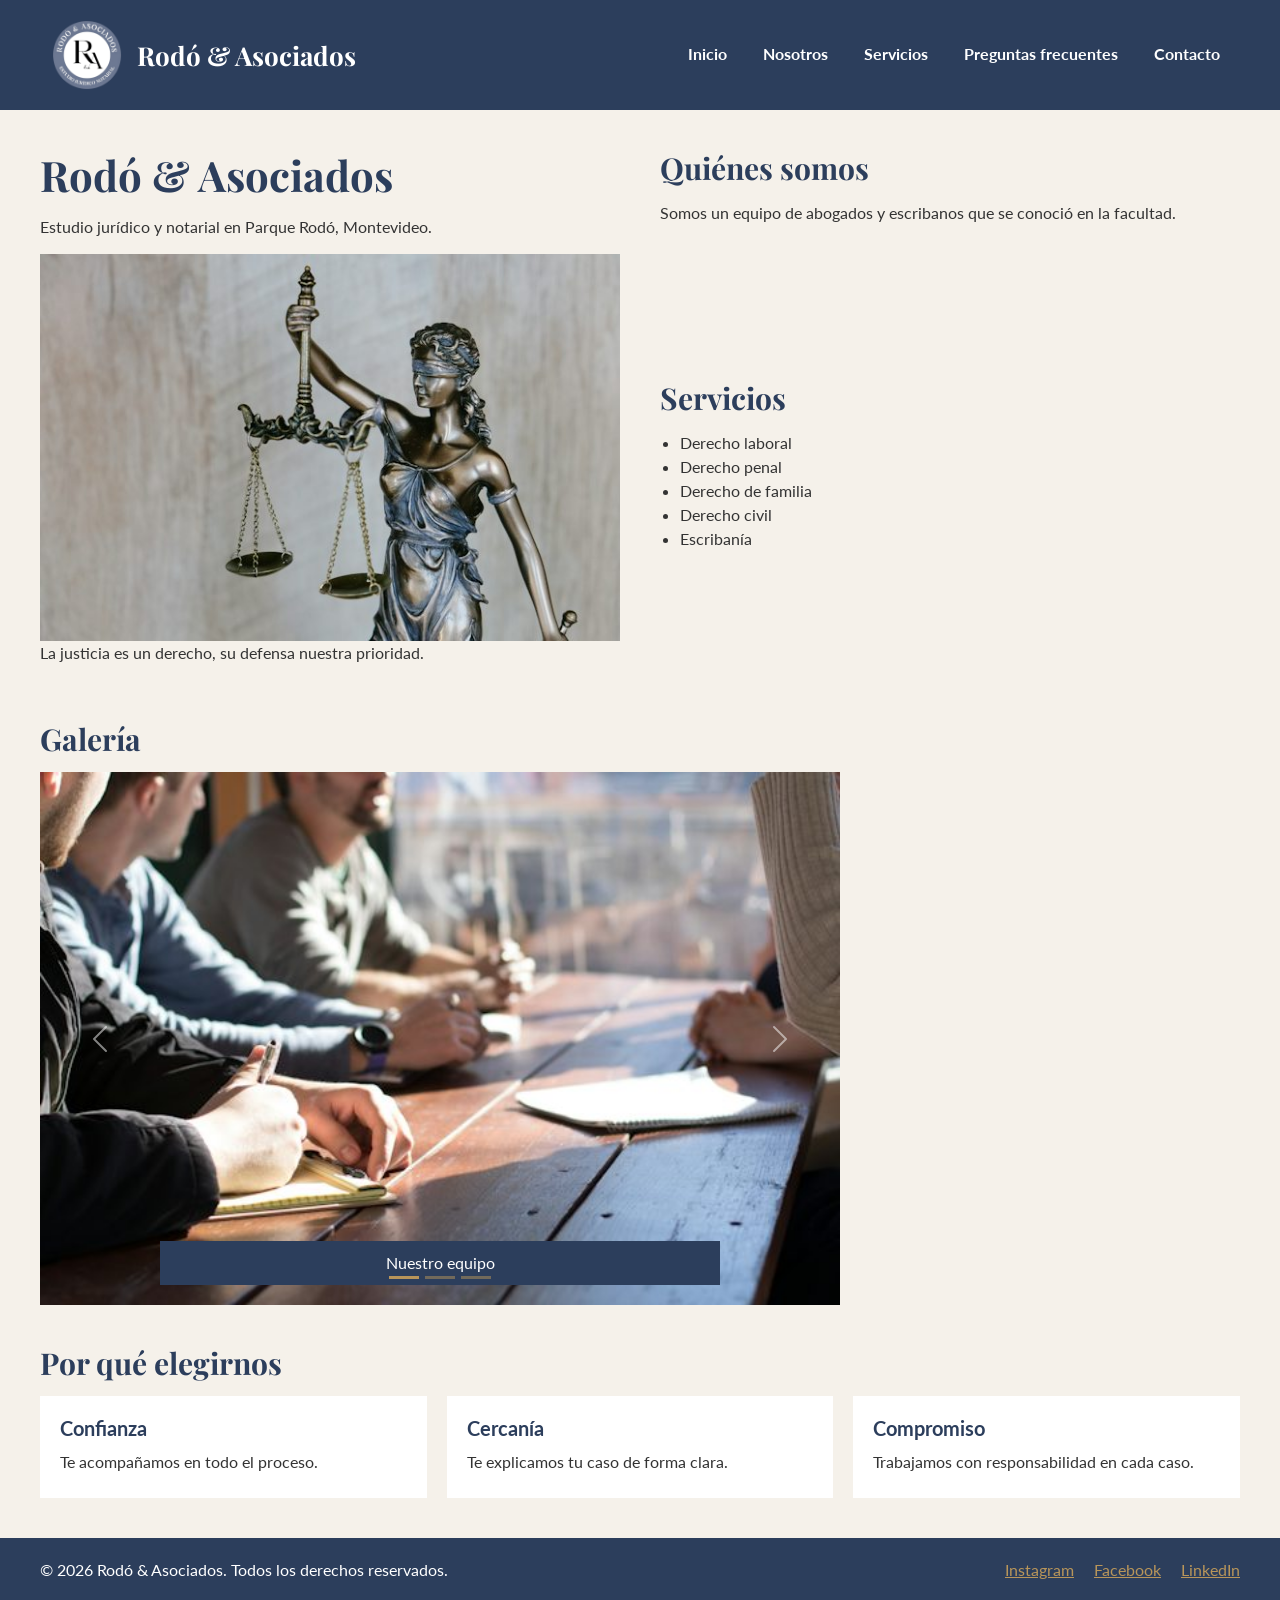
<file: index.html>
<!DOCTYPE html>
<html lang="es">
<head>
    <meta charset="UTF-8">
    <meta name="viewport" content="width=device-width, initial-scale=1.0">
    <title>Rodó & Asociados</title>
    <link href="https://cdn.jsdelivr.net/npm/bootstrap@5.3.3/dist/css/bootstrap.min.css" rel="stylesheet">
    <link rel="preconnect" href="https://fonts.googleapis.com">
    <link rel="preconnect" href="https://fonts.gstatic.com" crossorigin>
    <link href="https://fonts.googleapis.com/css2?family=Lato:wght@400;700&family=Playfair+Display:wght@700&display=swap" rel="stylesheet">
    <link rel="stylesheet" href="styles/styles.css">
</head>
<body class="pagina">
    <header>
        <nav class="navbar navbar-expand-lg navbar-dark barra">
            <div class="container-fluid">
                <a class="navbar-brand marca-contenedor" href="index.html">
                    <img src="images/logo.png" alt="Logo del estudio" class="logo">
                    <span class="marca">Rodó & Asociados</span>
                </a>
                <button class="navbar-toggler" type="button" data-bs-toggle="collapse" data-bs-target="#menuPrincipal" aria-controls="menuPrincipal" aria-expanded="false" aria-label="Abrir menú">
                    <span class="navbar-toggler-icon"></span>
                </button>
                <div class="collapse navbar-collapse" id="menuPrincipal">
                    <ul class="navbar-nav ms-auto menu">
                        <li class="nav-item"><a class="nav-link menu-link" href="index.html">Inicio</a></li>
                        <li class="nav-item"><a class="nav-link menu-link" href="pages/sobre-mi.html">Nosotros</a></li>
                        <li class="nav-item"><a class="nav-link menu-link" href="pages/servicios.html">Servicios</a></li>
                        <li class="nav-item"><a class="nav-link menu-link" href="pages/proyectos.html">Preguntas frecuentes</a></li>
                        <li class="nav-item"><a class="nav-link menu-link" href="pages/contacto.html">Contacto</a></li>
                    </ul>
                </div>
            </div>
        </nav>
    </header>

    <main class="contenido grilla-inicio">
        <section class="seccion presentacion">
            <h1 class="titulo">Rodó & Asociados</h1>
            <p class="texto">Estudio jurídico y notarial en Parque Rodó, Montevideo.</p>
            <figure>
                <img src="images/balanza.jpg" alt="Estatua de la justicia con su balanza" class="foto">
                <figcaption>La justicia es un derecho, su defensa nuestra prioridad.</figcaption>
            </figure>
        </section>

        <section class="seccion quienes">
            <h2 class="titulo-seccion">Quiénes somos</h2>
            <p class="texto">Somos un equipo de abogados y escribanos que se conoció en la facultad.</p>
        </section>

        <section class="seccion servicios">
            <h2 class="titulo-seccion">Servicios</h2>
            <ul class="lista">
                <li>Derecho laboral</li>
                <li>Derecho penal</li>
                <li>Derecho de familia</li>
                <li>Derecho civil</li>
                <li>Escribanía</li>
            </ul>
        </section>

        <section class="seccion galeria">
            <h2 class="titulo-seccion">Galería</h2>
            <div id="carruselGaleria" class="carousel slide carrusel" data-bs-ride="carousel">
                <div class="carousel-indicators">
                    <button type="button" data-bs-target="#carruselGaleria" data-bs-slide-to="0" class="active" aria-current="true" aria-label="Foto 1"></button>
                    <button type="button" data-bs-target="#carruselGaleria" data-bs-slide-to="1" aria-label="Foto 2"></button>
                    <button type="button" data-bs-target="#carruselGaleria" data-bs-slide-to="2" aria-label="Foto 3"></button>
                </div>
                <div class="carousel-inner">
                    <div class="carousel-item active">
                        <img src="images/equipo.jpg" class="d-block w-100" alt="Reunión del equipo del estudio">
                        <div class="carousel-caption leyenda">
                            <p>Nuestro equipo</p>
                        </div>
                    </div>
                    <div class="carousel-item">
                        <img src="images/documentos.jpg" class="d-block w-100" alt="Abogado firmando documentos">
                        <div class="carousel-caption leyenda">
                            <p>Asesoramiento en cada trámite</p>
                        </div>
                    </div>
                    <div class="carousel-item">
                        <img src="images/oficina.jpg" class="d-block w-100" alt="Recepción de la oficina">
                        <div class="carousel-caption leyenda">
                            <p>Nuestra oficina en Parque Rodó</p>
                        </div>
                    </div>
                </div>
                <button class="carousel-control-prev" type="button" data-bs-target="#carruselGaleria" data-bs-slide="prev">
                    <span class="carousel-control-prev-icon" aria-hidden="true"></span>
                    <span class="visually-hidden">Anterior</span>
                </button>
                <button class="carousel-control-next" type="button" data-bs-target="#carruselGaleria" data-bs-slide="next">
                    <span class="carousel-control-next-icon" aria-hidden="true"></span>
                    <span class="visually-hidden">Siguiente</span>
                </button>
            </div>
        </section>

        <section class="seccion elegir">
            <h2 class="titulo-seccion">Por qué elegirnos</h2>
            <div class="tarjetas">
                <article class="tarjeta">
                    <h3 class="subtitulo">Confianza</h3>
                    <p class="texto">Te acompañamos en todo el proceso.</p>
                </article>
                <article class="tarjeta">
                    <h3 class="subtitulo">Cercanía</h3>
                    <p class="texto">Te explicamos tu caso de forma clara.</p>
                </article>
                <article class="tarjeta">
                    <h3 class="subtitulo">Compromiso</h3>
                    <p class="texto">Trabajamos con responsabilidad en cada caso.</p>
                </article>
            </div>
        </section>
    </main>

    <footer class="pie">
        <p class="pie-texto">© 2026 Rodó & Asociados. Todos los derechos reservados.</p>
        <ul class="redes">
            <li><a class="redes-link" href="https://www.instagram.com/">Instagram</a></li>
            <li><a class="redes-link" href="https://www.facebook.com/">Facebook</a></li>
            <li><a class="redes-link" href="https://www.linkedin.com/">LinkedIn</a></li>
        </ul>
    </footer>
    <script src="https://cdn.jsdelivr.net/npm/bootstrap@5.3.3/dist/js/bootstrap.bundle.min.js"></script>
</body>
</html>
</file>
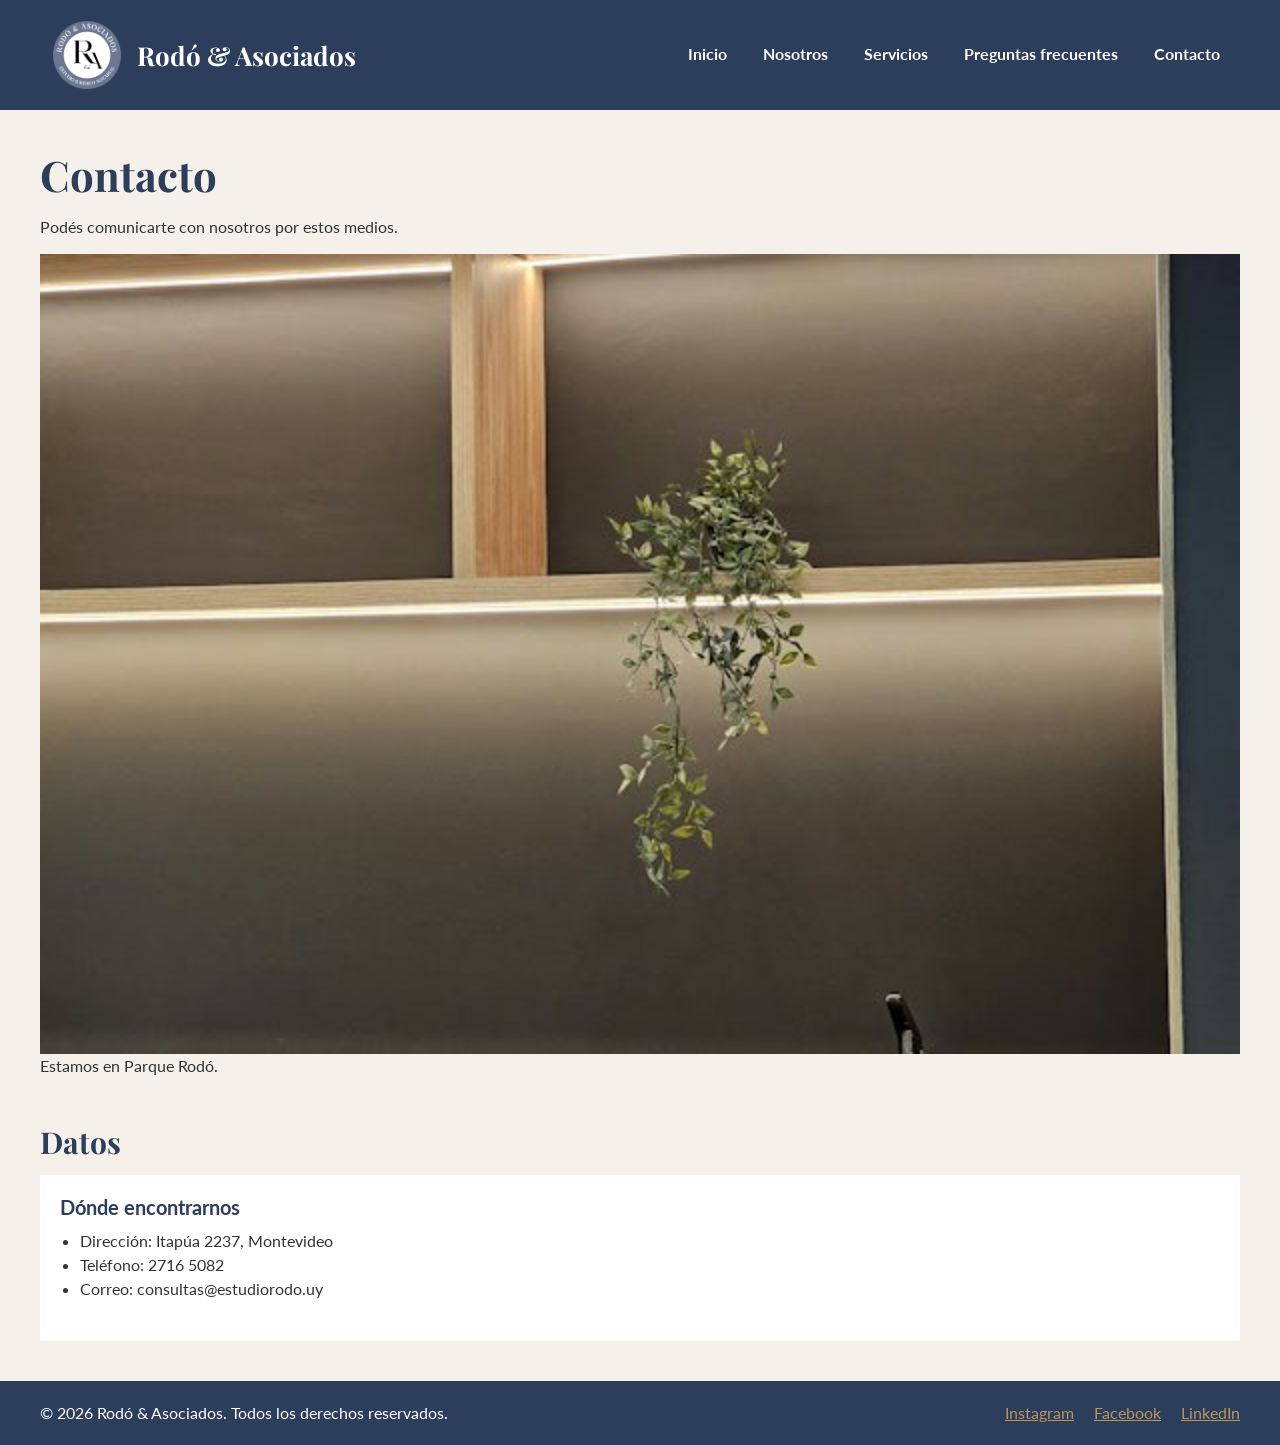
<file: pages/contacto.html>
<!DOCTYPE html>
<html lang="es">
<head>
    <meta charset="UTF-8">
    <meta name="viewport" content="width=device-width, initial-scale=1.0">
    <title>Contacto</title>
    <link href="https://cdn.jsdelivr.net/npm/bootstrap@5.3.3/dist/css/bootstrap.min.css" rel="stylesheet">
    <link rel="preconnect" href="https://fonts.googleapis.com">
    <link rel="preconnect" href="https://fonts.gstatic.com" crossorigin>
    <link href="https://fonts.googleapis.com/css2?family=Lato:wght@400;700&family=Playfair+Display:wght@700&display=swap" rel="stylesheet">
    <link rel="stylesheet" href="../styles/styles.css">
</head>
<body class="pagina">
    <header>
        <nav class="navbar navbar-expand-lg navbar-dark barra">
            <div class="container-fluid">
                <a class="navbar-brand marca-contenedor" href="../index.html">
                    <img src="../images/logo.png" alt="Logo del estudio" class="logo">
                    <span class="marca">Rodó & Asociados</span>
                </a>
                <button class="navbar-toggler" type="button" data-bs-toggle="collapse" data-bs-target="#menuPrincipal" aria-controls="menuPrincipal" aria-expanded="false" aria-label="Abrir menú">
                    <span class="navbar-toggler-icon"></span>
                </button>
                <div class="collapse navbar-collapse" id="menuPrincipal">
                    <ul class="navbar-nav ms-auto menu">
                        <li class="nav-item"><a class="nav-link menu-link" href="../index.html">Inicio</a></li>
                        <li class="nav-item"><a class="nav-link menu-link" href="sobre-mi.html">Nosotros</a></li>
                        <li class="nav-item"><a class="nav-link menu-link" href="servicios.html">Servicios</a></li>
                        <li class="nav-item"><a class="nav-link menu-link" href="proyectos.html">Preguntas frecuentes</a></li>
                        <li class="nav-item"><a class="nav-link menu-link" href="contacto.html">Contacto</a></li>
                    </ul>
                </div>
            </div>
        </nav>
    </header>

    <main class="contenido">
        <section class="seccion">
            <h1 class="titulo">Contacto</h1>
            <p class="texto">Podés comunicarte con nosotros por estos medios.</p>
            <figure>
                <img src="../images/oficina.jpg" alt="Recepción de la oficina" class="foto">
                <figcaption>Estamos en Parque Rodó.</figcaption>
            </figure>
        </section>

        <section class="seccion">
            <h2 class="titulo-seccion">Datos</h2>
            <article class="tarjeta">
                <h3 class="subtitulo">Dónde encontrarnos</h3>
                <ul class="lista">
                    <li>Dirección: Itapúa 2237, Montevideo</li>
                    <li>Teléfono: 2716 5082</li>
                    <li>Correo: consultas@estudiorodo.uy</li>
                </ul>
            </article>
        </section>
    </main>

    <footer class="pie">
        <p class="pie-texto">© 2026 Rodó & Asociados. Todos los derechos reservados.</p>
        <ul class="redes">
            <li><a class="redes-link" href="https://www.instagram.com/">Instagram</a></li>
            <li><a class="redes-link" href="https://www.facebook.com/">Facebook</a></li>
            <li><a class="redes-link" href="https://www.linkedin.com/">LinkedIn</a></li>
        </ul>
    </footer>
    <script src="https://cdn.jsdelivr.net/npm/bootstrap@5.3.3/dist/js/bootstrap.bundle.min.js"></script>
</body>
</html>
</file>
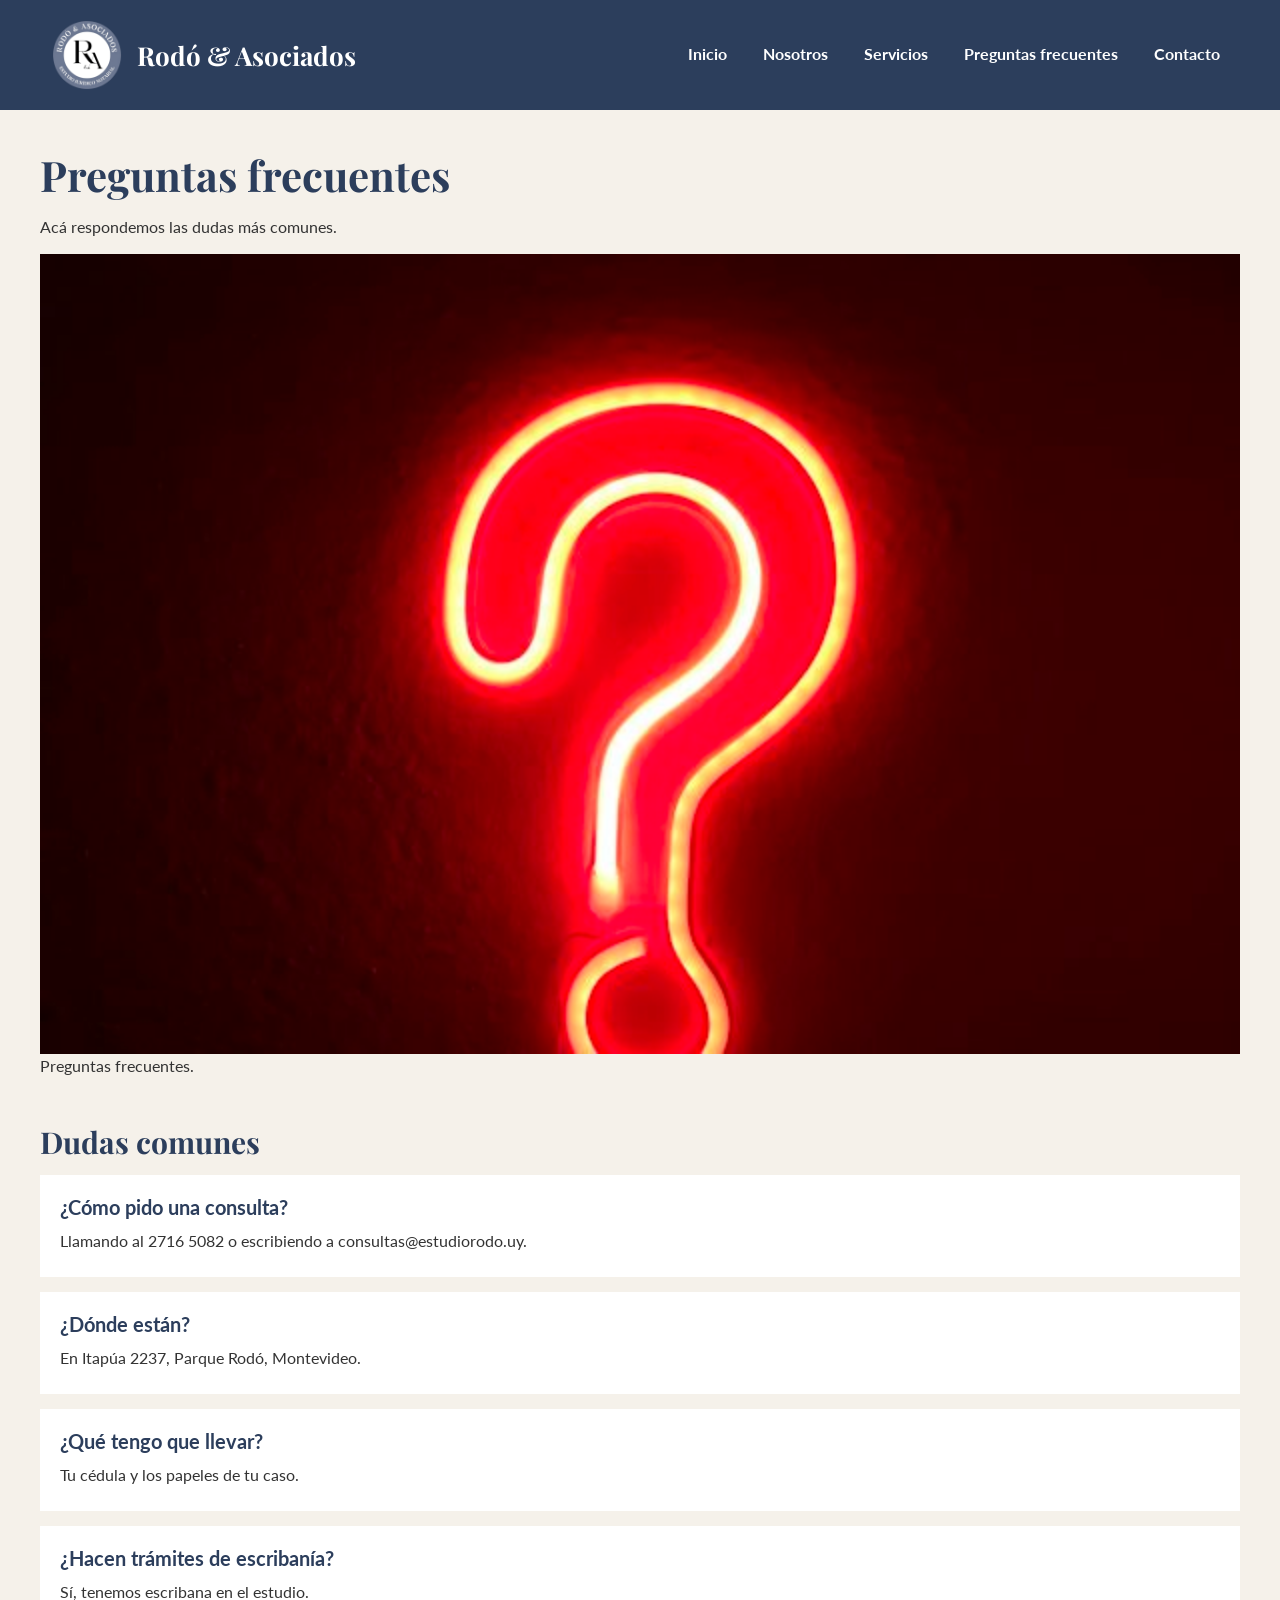
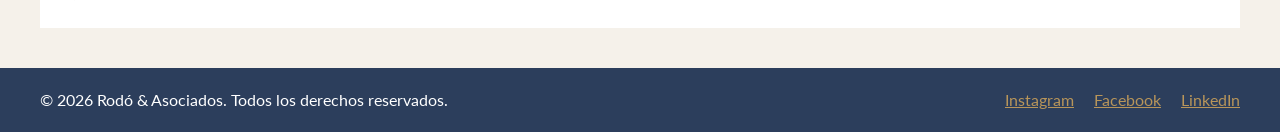
<file: pages/proyectos.html>
<!DOCTYPE html>
<html lang="es">
<head>
    <meta charset="UTF-8">
    <meta name="viewport" content="width=device-width, initial-scale=1.0">
    <title>Preguntas frecuentes</title>
    <link href="https://cdn.jsdelivr.net/npm/bootstrap@5.3.3/dist/css/bootstrap.min.css" rel="stylesheet">
    <link rel="preconnect" href="https://fonts.googleapis.com">
    <link rel="preconnect" href="https://fonts.gstatic.com" crossorigin>
    <link href="https://fonts.googleapis.com/css2?family=Lato:wght@400;700&family=Playfair+Display:wght@700&display=swap" rel="stylesheet">
    <link rel="stylesheet" href="../styles/styles.css">
</head>
<body class="pagina">
    <header>
        <nav class="navbar navbar-expand-lg navbar-dark barra">
            <div class="container-fluid">
                <a class="navbar-brand marca-contenedor" href="../index.html">
                    <img src="../images/logo.png" alt="Logo del estudio" class="logo">
                    <span class="marca">Rodó & Asociados</span>
                </a>
                <button class="navbar-toggler" type="button" data-bs-toggle="collapse" data-bs-target="#menuPrincipal" aria-controls="menuPrincipal" aria-expanded="false" aria-label="Abrir menú">
                    <span class="navbar-toggler-icon"></span>
                </button>
                <div class="collapse navbar-collapse" id="menuPrincipal">
                    <ul class="navbar-nav ms-auto menu">
                        <li class="nav-item"><a class="nav-link menu-link" href="../index.html">Inicio</a></li>
                        <li class="nav-item"><a class="nav-link menu-link" href="sobre-mi.html">Nosotros</a></li>
                        <li class="nav-item"><a class="nav-link menu-link" href="servicios.html">Servicios</a></li>
                        <li class="nav-item"><a class="nav-link menu-link" href="proyectos.html">Preguntas frecuentes</a></li>
                        <li class="nav-item"><a class="nav-link menu-link" href="contacto.html">Contacto</a></li>
                    </ul>
                </div>
            </div>
        </nav>
    </header>

    <main class="contenido">
        <section class="seccion">
            <h1 class="titulo">Preguntas frecuentes</h1>
            <p class="texto">Acá respondemos las dudas más comunes.</p>
            <figure>
                <img src="../images/preguntas.jpg" alt="Signo de pregunta" class="foto">
                <figcaption>Preguntas frecuentes.</figcaption>
            </figure>
        </section>

        <section class="seccion">
            <h2 class="titulo-seccion">Dudas comunes</h2>
            <article class="tarjeta">
                <h3 class="subtitulo">¿Cómo pido una consulta?</h3>
                <p class="texto">Llamando al 2716 5082 o escribiendo a consultas@estudiorodo.uy.</p>
            </article>
            <article class="tarjeta">
                <h3 class="subtitulo">¿Dónde están?</h3>
                <p class="texto">En Itapúa 2237, Parque Rodó, Montevideo.</p>
            </article>
            <article class="tarjeta">
                <h3 class="subtitulo">¿Qué tengo que llevar?</h3>
                <p class="texto">Tu cédula y los papeles de tu caso.</p>
            </article>
            <article class="tarjeta">
                <h3 class="subtitulo">¿Hacen trámites de escribanía?</h3>
                <p class="texto">Sí, tenemos escribana en el estudio.</p>
            </article>
        </section>
    </main>

    <footer class="pie">
        <p class="pie-texto">© 2026 Rodó & Asociados. Todos los derechos reservados.</p>
        <ul class="redes">
            <li><a class="redes-link" href="https://www.instagram.com/">Instagram</a></li>
            <li><a class="redes-link" href="https://www.facebook.com/">Facebook</a></li>
            <li><a class="redes-link" href="https://www.linkedin.com/">LinkedIn</a></li>
        </ul>
    </footer>
    <script src="https://cdn.jsdelivr.net/npm/bootstrap@5.3.3/dist/js/bootstrap.bundle.min.js"></script>
</body>
</html>
</file>
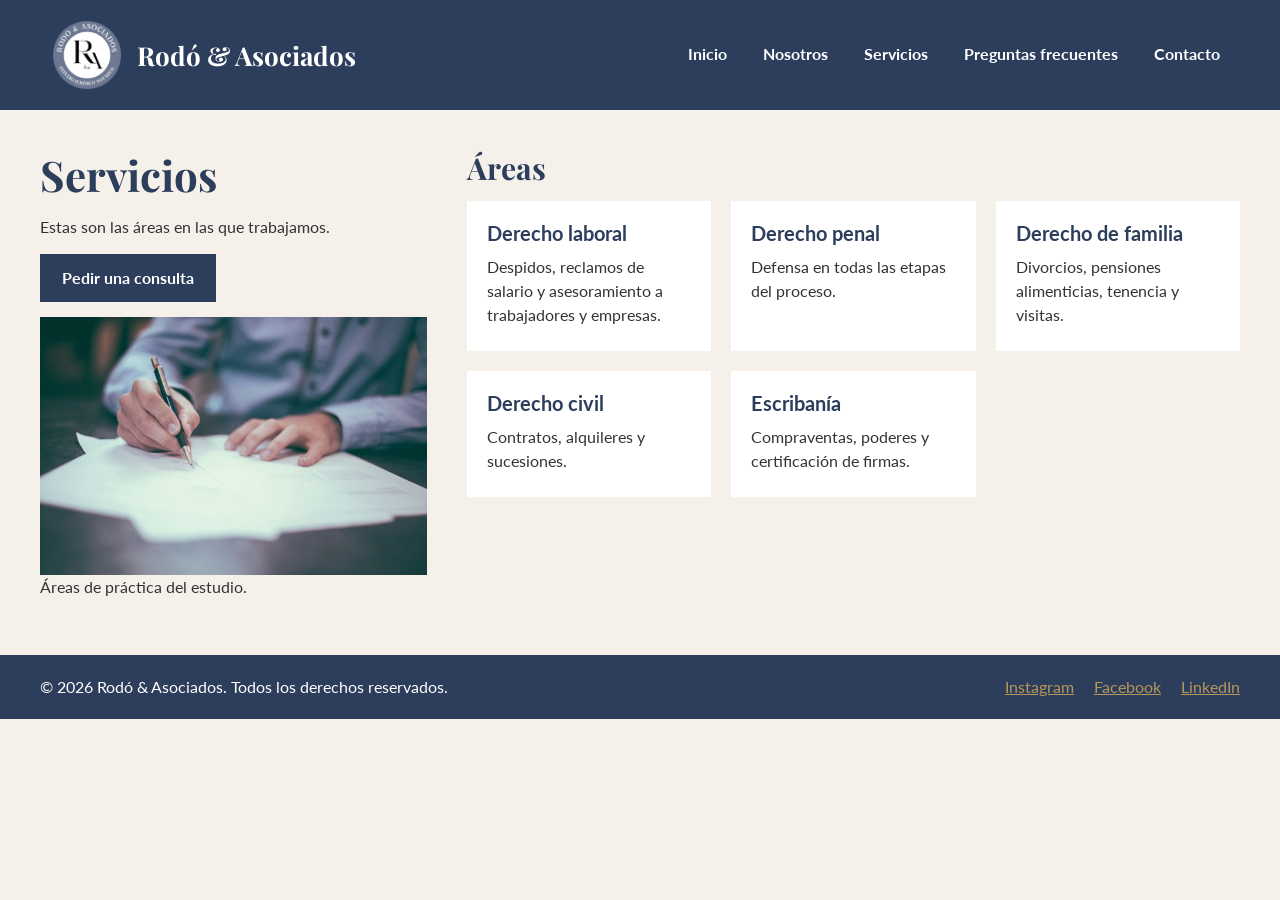
<file: pages/servicios.html>
<!DOCTYPE html>
<html lang="es">
<head>
    <meta charset="UTF-8">
    <meta name="viewport" content="width=device-width, initial-scale=1.0">
    <title>Servicios</title>
    <link href="https://cdn.jsdelivr.net/npm/bootstrap@5.3.3/dist/css/bootstrap.min.css" rel="stylesheet">
    <link rel="preconnect" href="https://fonts.googleapis.com">
    <link rel="preconnect" href="https://fonts.gstatic.com" crossorigin>
    <link href="https://fonts.googleapis.com/css2?family=Lato:wght@400;700&family=Playfair+Display:wght@700&display=swap" rel="stylesheet">
    <link rel="stylesheet" href="../styles/styles.css">
</head>
<body class="pagina">
    <header>
        <nav class="navbar navbar-expand-lg navbar-dark barra">
            <div class="container-fluid">
                <a class="navbar-brand marca-contenedor" href="../index.html">
                    <img src="../images/logo.png" alt="Logo del estudio" class="logo">
                    <span class="marca">Rodó & Asociados</span>
                </a>
                <button class="navbar-toggler" type="button" data-bs-toggle="collapse" data-bs-target="#menuPrincipal" aria-controls="menuPrincipal" aria-expanded="false" aria-label="Abrir menú">
                    <span class="navbar-toggler-icon"></span>
                </button>
                <div class="collapse navbar-collapse" id="menuPrincipal">
                    <ul class="navbar-nav ms-auto menu">
                        <li class="nav-item"><a class="nav-link menu-link" href="../index.html">Inicio</a></li>
                        <li class="nav-item"><a class="nav-link menu-link" href="sobre-mi.html">Nosotros</a></li>
                        <li class="nav-item"><a class="nav-link menu-link" href="servicios.html">Servicios</a></li>
                        <li class="nav-item"><a class="nav-link menu-link" href="proyectos.html">Preguntas frecuentes</a></li>
                        <li class="nav-item"><a class="nav-link menu-link" href="contacto.html">Contacto</a></li>
                    </ul>
                </div>
            </div>
        </nav>
    </header>

    <main class="contenido grilla-servicios">
        <section class="seccion introduccion">
            <h1 class="titulo">Servicios</h1>
            <p class="texto">Estas son las áreas en las que trabajamos.</p>
            <button type="button" class="boton" data-bs-toggle="modal" data-bs-target="#modalConsulta">Pedir una consulta</button>
            <figure>
                <img src="../images/documentos.jpg" alt="Abogado firmando documentos" class="foto">
                <figcaption>Áreas de práctica del estudio.</figcaption>
            </figure>
        </section>

        <section class="seccion areas">
            <h2 class="titulo-seccion">Áreas</h2>
            <div class="tarjetas">
                <article class="tarjeta">
                    <h3 class="subtitulo">Derecho laboral</h3>
                    <p class="texto">Despidos, reclamos de salario y asesoramiento a trabajadores y empresas.</p>
                </article>
                <article class="tarjeta">
                    <h3 class="subtitulo">Derecho penal</h3>
                    <p class="texto">Defensa en todas las etapas del proceso.</p>
                </article>
                <article class="tarjeta">
                    <h3 class="subtitulo">Derecho de familia</h3>
                    <p class="texto">Divorcios, pensiones alimenticias, tenencia y visitas.</p>
                </article>
                <article class="tarjeta">
                    <h3 class="subtitulo">Derecho civil</h3>
                    <p class="texto">Contratos, alquileres y sucesiones.</p>
                </article>
                <article class="tarjeta">
                    <h3 class="subtitulo">Escribanía</h3>
                    <p class="texto">Compraventas, poderes y certificación de firmas.</p>
                </article>
            </div>
        </section>
    </main>

    <div class="modal fade" id="modalConsulta" tabindex="-1" aria-labelledby="tituloModal" aria-hidden="true">
        <div class="modal-dialog modal-dialog-centered">
            <div class="modal-content ventana">
                <div class="modal-header">
                    <h2 class="modal-title subtitulo" id="tituloModal">Pedí tu consulta</h2>
                    <button type="button" class="btn-close" data-bs-dismiss="modal" aria-label="Cerrar"></button>
                </div>
                <div class="modal-body">
                    <p class="texto">Llamanos al 2716 5082 o escribinos a consultas@estudiorodo.uy y coordinamos día y hora.</p>
                </div>
                <div class="modal-footer">
                    <button type="button" class="boton" data-bs-dismiss="modal">Cerrar</button>
                </div>
            </div>
        </div>
    </div>

    <footer class="pie">
        <p class="pie-texto">© 2026 Rodó & Asociados. Todos los derechos reservados.</p>
        <ul class="redes">
            <li><a class="redes-link" href="https://www.instagram.com/">Instagram</a></li>
            <li><a class="redes-link" href="https://www.facebook.com/">Facebook</a></li>
            <li><a class="redes-link" href="https://www.linkedin.com/">LinkedIn</a></li>
        </ul>
    </footer>
    <script src="https://cdn.jsdelivr.net/npm/bootstrap@5.3.3/dist/js/bootstrap.bundle.min.js"></script>
</body>
</html>
</file>
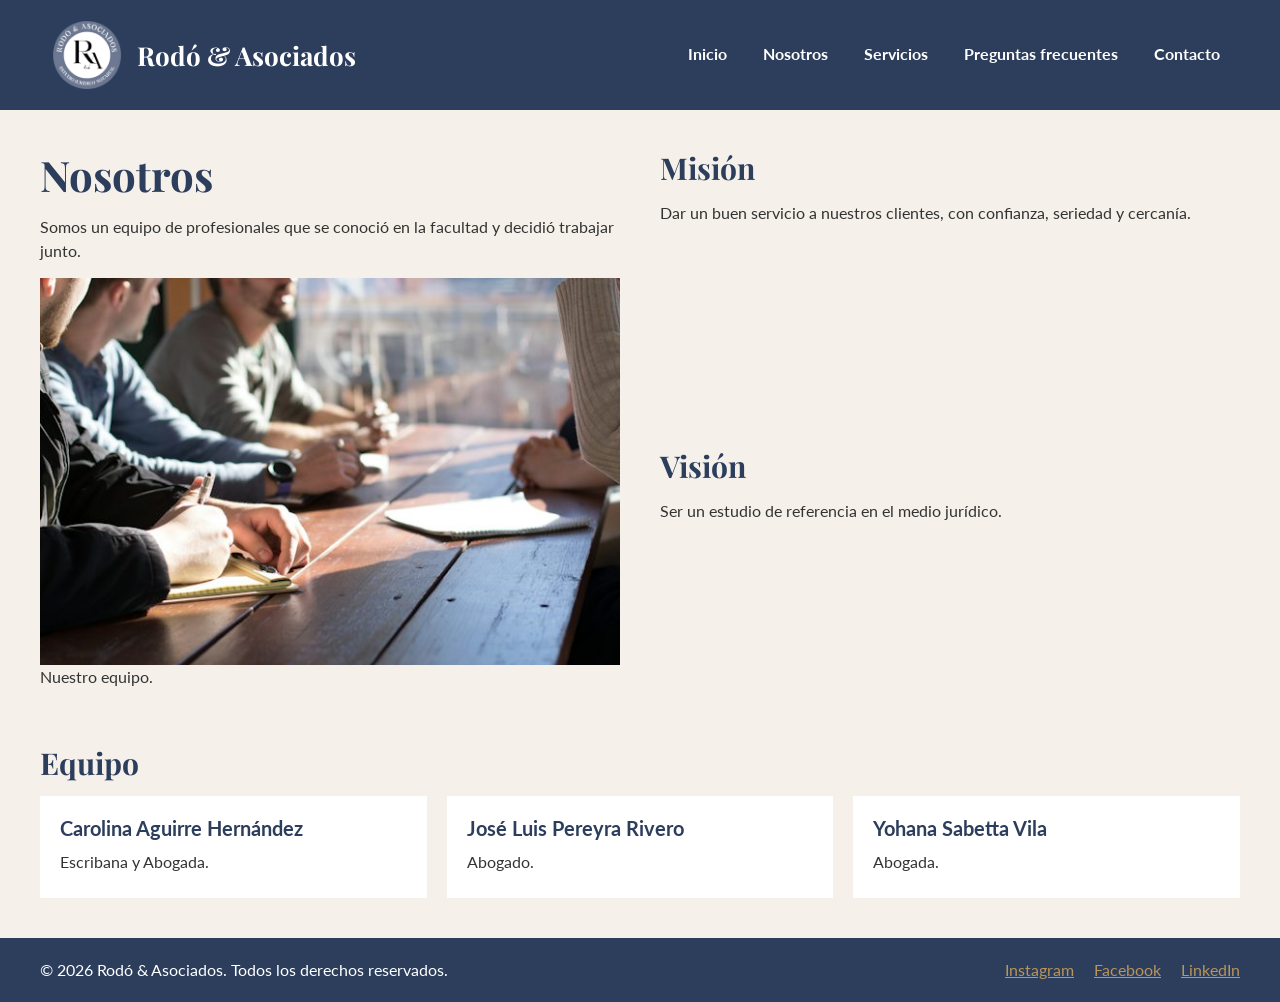
<file: pages/sobre-mi.html>
<!DOCTYPE html>
<html lang="es">
<head>
    <meta charset="UTF-8">
    <meta name="viewport" content="width=device-width, initial-scale=1.0">
    <title>Nosotros</title>
    <link href="https://cdn.jsdelivr.net/npm/bootstrap@5.3.3/dist/css/bootstrap.min.css" rel="stylesheet">
    <link rel="preconnect" href="https://fonts.googleapis.com">
    <link rel="preconnect" href="https://fonts.gstatic.com" crossorigin>
    <link href="https://fonts.googleapis.com/css2?family=Lato:wght@400;700&family=Playfair+Display:wght@700&display=swap" rel="stylesheet">
    <link rel="stylesheet" href="../styles/styles.css">
</head>
<body class="pagina">
    <header>
        <nav class="navbar navbar-expand-lg navbar-dark barra">
            <div class="container-fluid">
                <a class="navbar-brand marca-contenedor" href="../index.html">
                    <img src="../images/logo.png" alt="Logo del estudio" class="logo">
                    <span class="marca">Rodó & Asociados</span>
                </a>
                <button class="navbar-toggler" type="button" data-bs-toggle="collapse" data-bs-target="#menuPrincipal" aria-controls="menuPrincipal" aria-expanded="false" aria-label="Abrir menú">
                    <span class="navbar-toggler-icon"></span>
                </button>
                <div class="collapse navbar-collapse" id="menuPrincipal">
                    <ul class="navbar-nav ms-auto menu">
                        <li class="nav-item"><a class="nav-link menu-link" href="../index.html">Inicio</a></li>
                        <li class="nav-item"><a class="nav-link menu-link" href="sobre-mi.html">Nosotros</a></li>
                        <li class="nav-item"><a class="nav-link menu-link" href="servicios.html">Servicios</a></li>
                        <li class="nav-item"><a class="nav-link menu-link" href="proyectos.html">Preguntas frecuentes</a></li>
                        <li class="nav-item"><a class="nav-link menu-link" href="contacto.html">Contacto</a></li>
                    </ul>
                </div>
            </div>
        </nav>
    </header>

    <main class="contenido grilla-nosotros">
        <section class="seccion nosotros">
            <h1 class="titulo">Nosotros</h1>
            <p class="texto">Somos un equipo de profesionales que se conoció en la facultad y decidió trabajar junto.</p>
            <figure>
                <img src="../images/equipo.jpg" alt="Equipo del estudio" class="foto">
                <figcaption>Nuestro equipo.</figcaption>
            </figure>
        </section>

        <section class="seccion mision">
            <h2 class="titulo-seccion">Misión</h2>
            <p class="texto">Dar un buen servicio a nuestros clientes, con confianza, seriedad y cercanía.</p>
        </section>

        <section class="seccion vision">
            <h2 class="titulo-seccion">Visión</h2>
            <p class="texto">Ser un estudio de referencia en el medio jurídico.</p>
        </section>

        <section class="seccion equipo">
            <h2 class="titulo-seccion">Equipo</h2>
            <div class="tarjetas">
                <article class="tarjeta">
                    <h3 class="subtitulo">Carolina Aguirre Hernández</h3>
                    <p class="texto">Escribana y Abogada.</p>
                </article>
                <article class="tarjeta">
                    <h3 class="subtitulo">José Luis Pereyra Rivero</h3>
                    <p class="texto">Abogado.</p>
                </article>
                <article class="tarjeta">
                    <h3 class="subtitulo">Yohana Sabetta Vila</h3>
                    <p class="texto">Abogada.</p>
                </article>
            </div>
        </section>
    </main>

    <footer class="pie">
        <p class="pie-texto">© 2026 Rodó & Asociados. Todos los derechos reservados.</p>
        <ul class="redes">
            <li><a class="redes-link" href="https://www.instagram.com/">Instagram</a></li>
            <li><a class="redes-link" href="https://www.facebook.com/">Facebook</a></li>
            <li><a class="redes-link" href="https://www.linkedin.com/">LinkedIn</a></li>
        </ul>
    </footer>
    <script src="https://cdn.jsdelivr.net/npm/bootstrap@5.3.3/dist/js/bootstrap.bundle.min.js"></script>
</body>
</html>
</file>
<file: styles/styles.css>
/* ===== RESET ===== */
* {
    margin: 0;
    padding: 0;
    box-sizing: border-box;
}

/* ===== PALETA DE COLORES =====
   Primario:   #2c3e5c (azul oscuro)
   Secundario: #f5f1ea (crema)
   Acento:     #b8955a (dorado)
*/

/* ===== GENERAL (MOBILE) ===== */
.pagina {
    background-color: #f5f1ea;
    color: #333333;
    font-family: 'Lato', sans-serif;
}

/* ===== NAVBAR (BOOTSTRAP) ===== */
.barra {
    padding: 15px 20px;
    background-color: #2c3e5c;
}

.marca-contenedor {
    display: flex;
    align-items: center;
    gap: 15px;
}

.logo {
    width: 50px;
}

.marca {
    color: #ffffff;
    font-family: 'Playfair Display', serif;
    font-size: 20px;
    font-weight: 700;
}

.menu {
    gap: 10px;
}

.barra .menu-link {
    color: #ffffff;
    font-weight: 700;
    border-bottom: 2px solid transparent;
    transition: color 0.3s, border-color 0.3s;
}

.barra .menu-link:hover {
    color: #b8955a;
    border-bottom-color: #b8955a;
}

.barra .menu-link:focus {
    color: #b8955a;
    outline: 2px solid #b8955a;
}

.barra .menu-link:active {
    color: #f5f1ea;
}

/* ===== CONTENIDO ===== */
.contenido {
    display: flex;
    flex-direction: column;
    gap: 30px;
    padding: 20px;
}

.seccion {
    display: flex;
    flex-direction: column;
    gap: 15px;
}

.lista {
    padding-left: 20px;
}

.foto {
    width: 100%;
}

/* ===== GRILLA INICIO (MOBILE) ===== */
.grilla-inicio {
    display: grid;
    grid-template-columns: 1fr;
    grid-template-areas:
        "presentacion"
        "quienes"
        "servicios"
        "galeria"
        "elegir";
    gap: 30px;
}

.presentacion {
    grid-area: presentacion;
}

.quienes {
    grid-area: quienes;
}

.servicios {
    grid-area: servicios;
}

.elegir {
    grid-area: elegir;
}

.galeria {
    grid-area: galeria;
}

/* ===== GRILLA SERVICIOS (MOBILE) ===== */
.grilla-servicios {
    display: grid;
    grid-template-columns: 1fr;
    grid-template-areas:
        "introduccion"
        "areas";
    gap: 30px;
}

.introduccion {
    grid-area: introduccion;
}

.areas {
    grid-area: areas;
}

/* ===== GRILLA NOSOTROS (MOBILE) ===== */
.grilla-nosotros {
    display: grid;
    grid-template-columns: 1fr;
    grid-template-areas:
        "nosotros"
        "mision"
        "vision"
        "equipo";
    gap: 30px;
}

.nosotros {
    grid-area: nosotros;
}

.mision {
    grid-area: mision;
}

.vision {
    grid-area: vision;
}

.equipo {
    grid-area: equipo;
}

/* ===== TARJETAS ===== */
.tarjetas {
    display: grid;
    grid-template-columns: 1fr;
    gap: 20px;
}

.tarjeta {
    display: flex;
    flex-direction: column;
    gap: 10px;
    padding: 20px;
    background-color: #ffffff;
    border-bottom: 4px solid transparent;
    transition: transform 0.3s, border-color 0.3s;
}

.tarjeta:hover {
    transform: translateY(-5px);
    border-bottom-color: #b8955a;
}

/* ===== GALERIA (CAROUSEL BOOTSTRAP) ===== */
.carrusel {
    max-width: 800px;
}

.leyenda {
    background-color: #2c3e5c;
    padding: 10px;
}

.leyenda p {
    margin: 0;
    color: #ffffff;
}

.carrusel .carousel-indicators button {
    background-color: #b8955a;
}

/* ===== BOTONES ===== */
.boton {
    align-self: flex-start;
    padding: 10px 20px;
    border: 2px solid #2c3e5c;
    background-color: #2c3e5c;
    color: #ffffff;
    font-weight: 700;
    transition: background-color 0.3s, color 0.3s;
}

.boton:hover {
    background-color: #b8955a;
    border-color: #b8955a;
}

.boton:focus {
    outline: 3px solid #b8955a;
}

.boton:active {
    background-color: #f5f1ea;
    color: #2c3e5c;
}

/* ===== MODAL (BOOTSTRAP) ===== */
.ventana {
    background-color: #f5f1ea;
    border-top: 5px solid #b8955a;
}

/* ===== TITULOS ===== */
.titulo {
    margin: 0;
    color: #2c3e5c;
    font-family: 'Playfair Display', serif;
    font-size: 34px;
    font-weight: 700;
}

.titulo-seccion {
    margin: 0;
    color: #2c3e5c;
    font-family: 'Playfair Display', serif;
    font-size: 26px;
    font-weight: 700;
}

.subtitulo {
    margin: 0;
    color: #2c3e5c;
    font-family: 'Lato', sans-serif;
    font-size: 20px;
    font-weight: 700;
}

/* ===== TEXTOS ===== */
.texto {
    margin: 0;
    font-size: 16px;
    font-weight: 400;
}

/* ===== PIE DE PAGINA ===== */
.pie {
    display: flex;
    flex-direction: column;
    align-items: center;
    gap: 15px;
    padding: 20px;
    background-color: #2c3e5c;
    color: #ffffff;
}

.pie-texto {
    margin: 0;
}

.redes {
    display: flex;
    gap: 20px;
    margin: 0;
    padding: 0;
    list-style: none;
}

.redes-link {
    color: #b8955a;
    transition: color 0.3s;
}

.redes-link:hover {
    color: #ffffff;
}

.redes-link:focus {
    outline: 2px solid #ffffff;
}

.redes-link:active {
    color: #f5f1ea;
}

/* ===== ESCRITORIO (1024px EN ADELANTE) ===== */
@media (min-width: 1024px) {
    .barra {
        padding: 15px 40px;
    }

    .logo {
        width: 70px;
    }

    .marca {
        font-size: 26px;
    }

    .menu {
        gap: 20px;
    }

    .contenido {
        padding: 40px;
    }

    .titulo {
        font-size: 42px;
    }

    .titulo-seccion {
        font-size: 30px;
    }

    .grilla-inicio {
        grid-template-columns: 1fr 1fr;
        grid-template-areas:
            "presentacion quienes"
            "presentacion servicios"
            "galeria galeria"
            "elegir elegir";
        gap: 40px;
    }

    .grilla-nosotros {
        grid-template-columns: 1fr 1fr;
        grid-template-areas:
            "nosotros mision"
            "nosotros vision"
            "equipo equipo";
        gap: 40px;
    }

    .grilla-servicios {
        grid-template-columns: 1fr 2fr;
        grid-template-areas:
            "introduccion areas";
        gap: 40px;
    }

    .tarjetas {
        grid-template-columns: 1fr 1fr 1fr;
    }

    .pie {
        flex-direction: row;
        justify-content: space-between;
        padding: 20px 40px;
    }
}
</file>
